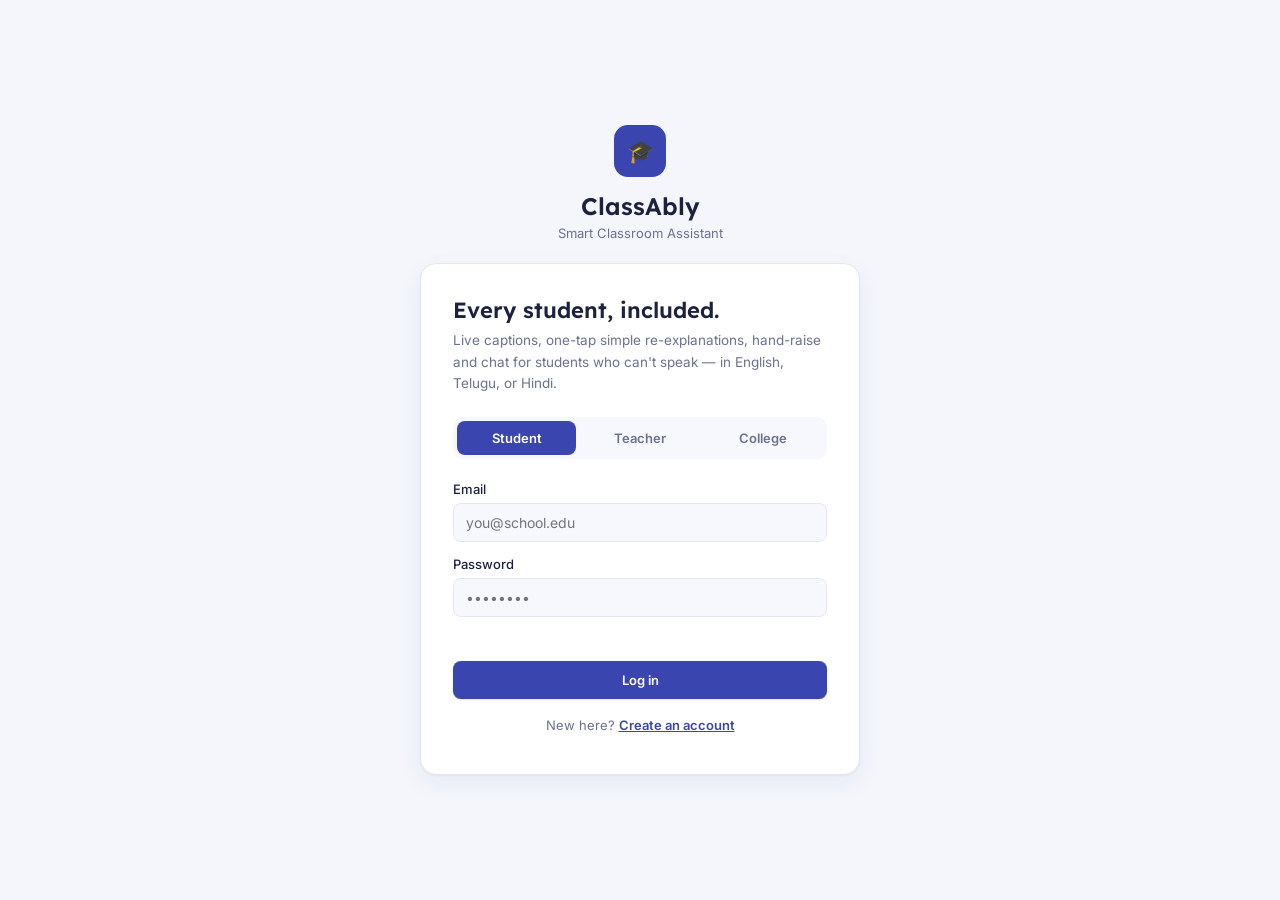
<file: frontend/index.html>
<!DOCTYPE html>
<html lang="en">
<head>
<meta charset="UTF-8" />
<meta name="viewport" content="width=device-width, initial-scale=1.0" />
<title>Smart Classroom Assistant</title>
<link rel="preconnect" href="https://fonts.googleapis.com">
<link href="https://fonts.googleapis.com/css2?family=Fraunces:opsz,wght@9..144,500;9..144,600;9..144,700&family=Inter:wght@400;500;600&family=JetBrains+Mono:wght@400;500&family=Lexend:wght@400;500;600&family=Noto+Sans+Telugu:wght@400;600&family=Noto+Sans+Devanagari:wght@400;600&display=swap" rel="stylesheet">
<link rel="stylesheet" href="style.css" />
</head>
<body>

<a href="#" id="skipLinkBtn" class="skip-link">Skip to main content</a>

<!-- ================= AUTH SCREEN ================= -->
<div id="authScreen" class="auth-screen">
  <div class="auth-brand">
    <span class="auth-logo-mark">🎓</span>
    <h1 class="auth-brand-name">ClassAbly</h1>
    <p class="auth-brand-tag">Smart Classroom Assistant</p>
  </div>
  <div class="auth-card">
    <h2 class="auth-title">Every student, included.</h2>
    <p class="auth-sub">Live captions, one-tap simple re-explanations, hand-raise and chat for students who can't speak — in English, Telugu, or Hindi.</p>

    <!-- ROLE TABS -->
    <div class="role-tabs" id="roleTabs">
      <button type="button" class="role-tab active" data-role="student">Student</button>
      <button type="button" class="role-tab" data-role="teacher">Teacher</button>
      <button type="button" class="role-tab" data-role="college">College</button>
    </div>

    <!-- LOGIN -->
    <form id="loginForm" class="auth-form">
      <label>Email
        <input type="email" id="loginEmail" required placeholder="you@school.edu" />
      </label>
      <label>Password
        <input type="password" id="loginPassword" required placeholder="••••••••" />
      </label>
      <p class="auth-error" id="loginError"></p>
      <button type="submit" class="btn btn-primary btn-wide">Log in</button>
      <p class="auth-switch">New here? <a href="#" id="showRegister">Create an account</a></p>
    </form>

    <!-- REGISTER -->
    <form id="registerForm" class="auth-form hidden">
      <label>Full name
        <input type="text" id="regName" required placeholder="Full name" />
      </label>
      <label>Email
        <input type="email" id="regEmail" required placeholder="you@school.edu" />
      </label>
      <label>Password
        <input type="password" id="regPassword" required placeholder="min. 4 characters" />
      </label>
      <label>College / Institution name
        <input type="text" id="regCollege" required placeholder="e.g. ABC College of Engineering" />
      </label>
      <label>Preferred language
        <select id="regLanguage">
          <option value="english">English</option>
          <option value="telugu">తెలుగు (Telugu)</option>
          <option value="hindi">हिन्दी (Hindi)</option>
        </select>
      </label>

      <fieldset class="disability-fieldset" id="disabilityFieldset">
        <legend>Accessibility needs <span class="legend-hint">(select any that apply — this tunes the whole dashboard for you)</span></legend>
        <div class="chip-grid">
          <label class="chip"><input type="checkbox" value="vision" /> <span>Blind / low vision</span></label>
          <label class="chip"><input type="checkbox" value="hearing" /> <span>Deaf / hard of hearing</span></label>
          <label class="chip"><input type="checkbox" value="speech" /> <span>Can't speak (mute)</span></label>
          <label class="chip"><input type="checkbox" value="dyslexia" /> <span>Dyslexia / reading difficulty</span></label>
          <label class="chip"><input type="checkbox" value="adhd" /> <span>ADHD / attention difficulty</span></label>
          <label class="chip"><input type="checkbox" value="motor" /> <span>Motor difficulty</span></label>
          <label class="chip"><input type="checkbox" value="none" /> <span>None of these</span></label>
        </div>
        <p class="legend-hint" style="margin-top:8px;">Deaf and mute at once? Just select both — everything below combines automatically.</p>
      </fieldset>

      <p class="auth-error" id="registerError"></p>
      <button type="submit" class="btn btn-primary btn-wide">Create account</button>
      <p class="auth-switch">Already registered? <a href="#" id="showLogin">Log in</a></p>
    </form>
  </div>
</div>

<!-- ================= TEACHER DASHBOARD ================= -->
<div id="teacherScreen" class="app-shell hidden">
  <aside class="sidebar">
    <div class="sidebar-brand">
      <span class="sidebar-logo">🎓</span>
      <div class="sidebar-brand-text"><strong>ClassAbly</strong><small>Smart Classroom</small></div>
    </div>
    <nav class="sidebar-nav" aria-label="Teacher navigation">
      <a class="sidebar-link active" href="#panelClassControl"><span class="sidebar-icon">▦</span> Dashboard</a>
      <a class="sidebar-link" href="#panelClassControl"><span class="sidebar-icon">▶</span> Class Session</a>
      <a class="sidebar-link" href="#panelHandRaises"><span class="sidebar-icon">✋</span> Raised Hands</a>
      <a class="sidebar-link" href="#panelChat"><span class="sidebar-icon">💬</span> Student Chat</a>
      <a class="sidebar-link" href="#panelTimetable"><span class="sidebar-icon">🗂</span> My Classes</a>
    </nav>
    <div class="sidebar-bottom">
      <button id="logoutBtnTeacher" class="sidebar-link sidebar-logout"><span class="sidebar-icon">⎋</span> Log out</button>
    </div>
  </aside>
  <div class="app-main">
  <header class="ledger-header">
    <div class="header-row">
      <div class="header-title">
        <span class="eyebrow" id="teacherCollegeLabel">College</span>
        <h1>Teacher Dashboard</h1>
      </div>
      <div class="session-meta">
        <span id="welcomeUserTeacher"></span>
        <span id="clockTeacher">--:--:--</span>
      </div>
    </div>
  </header>

  <main class="board board-teacher" tabindex="-1" aria-label="Teacher dashboard">
    <section class="panel panel-class-control" id="panelClassControl">
      <div class="panel-head"><span class="panel-number">I</span><h2>Class Session</h2></div>

      <div class="a11y-snapshot" id="a11ySnapshot">
        <span class="mini-head" style="margin:0 0 8px;">Classroom Insights</span>
        <div id="a11ySnapshotContent" class="a11y-snapshot-grid">
          <span class="placeholder">Loading…</span>
        </div>
        <div id="analyticsUsageGrid" class="a11y-snapshot-grid" style="margin-top:8px;"></div>
        <button id="refreshAnalyticsBtn" class="btn btn-ghost btn-small" style="margin-top:8px;">refresh insights</button>
      </div>

      <div id="classStartForm">
        <label class="field-label">Subject
          <input type="text" id="subjectInput" placeholder="e.g. Physics — Newton's Laws" />
        </label>

        <label class="field-label">Lecture language (for live captions)
          <select id="lectureLanguageSelect">
            <option value="english">English</option>
            <option value="telugu">తెలుగు (Telugu)</option>
            <option value="hindi">हिन्दी (Hindi)</option>
          </select>
        </label>

        <label class="field-label">Camera</label>
        <button id="connectCameraBtn" type="button" class="btn btn-ghost btn-wide">📷 Connect Camera</button>
        <div class="cam-preview-wrap cam-preview-setup hidden" id="camSetupPreviewWrap">
          <video id="camSetupPreview" autoplay muted playsinline></video>
        </div>
        <select id="cameraSelect" class="hidden" aria-label="Choose camera"></select>

        <button id="startClassBtn" class="btn btn-primary btn-wide" style="margin-top:12px;">▶ Start Class (record video + captions)</button>
        <p class="hint">Records video + audio from this device's camera/mic and streams live captions to students. Chrome only.</p>
      </div>

      <div id="classActivePanel" class="hidden">
        <div class="active-banner">
          <span class="dot-status live"><span class="dot"></span> recording — <span id="activeSubjectLabel"></span></span>
          <span class="student-count-badge" id="studentCountBadge">👥 0 students connected</span>
        </div>
        <div class="cam-preview-wrap">
          <video id="teacherCamPreview" autoplay muted playsinline></video>
        </div>
        <div class="av-controls-row">
          <button id="toggleMicBtn" type="button" class="btn btn-ghost" aria-pressed="false" aria-label="Mute microphone">🎤 Mute</button>
          <button id="toggleCamBtn" type="button" class="btn btn-ghost" aria-pressed="false" aria-label="Turn camera off">📷 Camera Off</button>
        </div>
        <div class="transcript-box" id="transcriptBoxTeacher" aria-live="polite">
          <p class="placeholder">Live transcript will appear here…</p>
        </div>
        <button id="stopClassBtn" class="btn btn-explain btn-wide">■ Stop Class &amp; Generate Smart Notes</button>
      </div>

      <div id="classNotesPanel" class="hidden">
        <h3 class="mini-head">AI Smart Notes</h3>
        <div id="smartNotesContent" class="notes-content"></div>
        <div id="recordingPlayback"></div>
      </div>
    </section>

    <section class="panel panel-hand-raises">
      <div class="panel-head"><span class="panel-number">II</span><h2>Raised Hands</h2></div>
      <ul id="handRaiseList" class="raise-list">
        <li class="placeholder">No hands raised yet.</li>
      </ul>
    </section>

    <section class="panel panel-chat">
      <div class="panel-head"><span class="panel-number">III</span><h2>👩‍🏫 Teacher Chat <span class="chat-sub">— from students, not AI</span></h2></div>
      <div id="teacherChatThread" class="qa-thread">
        <p class="placeholder">Messages from students who can't speak will appear here.</p>
      </div>
      <form id="teacherChatForm" class="qa-form">
        <input type="text" id="teacherChatInput" placeholder="Reply to the class…" autocomplete="off" />
        <button type="submit" class="btn btn-primary">Send</button>
      </form>
    </section>

    <section class="panel panel-timetable">
      <div class="panel-head"><span class="panel-number">IV</span><h2>My Classes</h2></div>
      <button id="refreshTimetableBtn" class="btn btn-ghost btn-small btn-wide">refresh timetable</button>
      <ul id="timetableList" class="timetable-list">
        <li class="placeholder">Classes you've held will appear here, most recent first.</li>
      </ul>

      <h3 class="mini-head">📊 Quiz Scores</h3>
      <ul id="quizResultsList" class="quiz-results-list">
        <li class="placeholder">Student quiz scores will appear here as they're submitted.</li>
      </ul>
    </section>
  </main>
  </div>
</div>

<!-- ================= STUDENT DASHBOARD ================= -->
<div id="studentScreen" class="app-shell hidden">
  <aside class="sidebar">
    <div class="sidebar-brand">
      <span class="sidebar-logo">🎓</span>
      <div class="sidebar-brand-text"><strong>ClassAbly</strong><small>Smart Classroom</small></div>
    </div>
    <nav class="sidebar-nav" aria-label="Student navigation">
      <a class="sidebar-link active" href="#panelHero"><span class="sidebar-icon">▦</span> Dashboard</a>
      <a class="sidebar-link" href="#panelTranscript"><span class="sidebar-icon">▶</span> Live Class</a>
      <a class="sidebar-link" href="#panelQa"><span class="sidebar-icon">❓</span> AI &amp; Teacher Chat</a>
      <a class="sidebar-link" href="#panelStudy"><span class="sidebar-icon">📖</span> Study Tools</a>
      <button type="button" class="sidebar-link" id="settingsNavBtn"><span class="sidebar-icon">⚙</span> Settings</button>
    </nav>
    <div class="sidebar-bottom">
      <button id="logoutBtnStudent" class="sidebar-link sidebar-logout"><span class="sidebar-icon">⎋</span> Log out</button>
    </div>
  </aside>
  <div class="app-main">
  <header class="ledger-header">
    <div class="header-row">
      <div class="header-title">
        <span class="eyebrow">Room · Live Session</span>
        <h1>Student Dashboard</h1>
      </div>
      <div class="session-meta">
        <span id="welcomeUserStudent"></span>
        <span id="clockStudent">--:--:--</span>
      </div>
    </div>
  </header>

  <main class="board" tabindex="-1" aria-label="Student dashboard">

    <!-- ===== Welcome hero ===== -->
    <section class="panel panel-hero" id="panelHero">
      <h1 id="dashWelcomeHeading" class="dash-welcome-heading">Welcome!</h1>
      <p id="dashWelcomeSub" class="dash-welcome-sub">Checking your classroom for a live class…</p>
    </section>

    <!-- ===== Your classes: live now + join + recent list ===== -->
    <section class="panel panel-classes" id="panelClasses">
      <div class="panel-head"><span class="panel-number">I</span><h2>Your Classes</h2></div>

      <div id="liveClassCard" class="live-class-card hidden">
        <span class="live-dot-badge">● LIVE NOW</span>
        <h3 id="liveClassTitle">—</h3>
        <p id="liveClassMeta" class="live-class-meta"></p>
        <button id="joinLiveClassBtn" class="btn btn-primary">▶ Join Live Class</button>
      </div>

      <p class="hint" id="noActiveClassMsg">No class is live right now for your college. This checks every few seconds.</p>

      <div class="classes-list-wrap">
        <div class="classes-list-head">
          <span>Recent classes</span>
          <button id="refreshRecordingsBtn" class="btn btn-ghost btn-small">refresh</button>
        </div>
        <table class="classes-table" aria-label="Recent classes at your college">
          <thead>
            <tr><th>Subject</th><th>Teacher</th><th>Date &amp; time</th><th>Status</th><th></th></tr>
          </thead>
          <tbody id="recentClassesTableBody">
            <tr><td colspan="5" class="placeholder">Recordings appear here once a class from your college has ended.</td></tr>
          </tbody>
        </table>
      </div>
    </section>

    <!-- ===== Live class: video + controls + summary, mind map alongside ===== -->
    <section class="panel panel-live" id="panelTranscript">
      <div class="panel-head"><span class="panel-number">II</span><h2>Live Class</h2></div>

      <div class="live-grid">
        <div class="live-main-col">

          <div class="live-video-wrap live-video-wrap-big">
            <video id="liveVideoStudent" autoplay playsinline></video>
            <p class="live-video-status hidden" id="liveVideoStatus">No class is live right now.</p>
            <p class="caption-overlay hidden" id="captionOverlay" aria-live="polite"></p>
            <p class="av-state-overlay hidden" id="avStateOverlay" aria-live="polite"></p>
          </div>

          <div class="live-control-row">
            <button id="raiseHandBtn" class="btn btn-primary btn-large" aria-label="Raise hand to ask the teacher a question">🖐 Raise Hand</button>
            <label class="live-lang-pill" for="captionLanguageSelect">
              🌐
              <select id="captionLanguageSelect">
                <option value="english">English</option>
                <option value="telugu">తెలుగు (Telugu)</option>
                <option value="hindi">हिन्दी (Hindi)</option>
              </select>
            </label>
            <button id="emergencyBtn" class="btn btn-emergency btn-large" aria-label="Send urgent emergency alert to the teacher">🚨 Emergency</button>
            <span id="captionLangNote" class="caption-lang-note"></span>
          </div>

          <div class="transcript-search">
            <input type="text" id="transcriptSearchInput" placeholder="🔍 Search the transcript (e.g. 'database', 'sorting')…" aria-label="Search transcript" />
            <button id="transcriptSearchPrev" class="btn btn-ghost btn-small" aria-label="Previous match">↑</button>
            <button id="transcriptSearchNext" class="btn btn-ghost btn-small" aria-label="Next match">↓</button>
            <span id="transcriptSearchCount" class="search-count"></span>
          </div>

          <div class="transcript-box" id="transcriptBoxStudent" aria-live="polite" role="log" aria-label="Live lecture captions">
            <p class="placeholder">Live captions will appear here once a class starts…</p>
          </div>

          <div class="sign-glossary" id="signGlossary">
            <h3 class="mini-head">🤟 Sign Language Glossary <span class="proto-tag">prototype</span></h3>
            <p class="hint">Illustrative reference cards for common classroom phrases — highlights when heard in class. Not verified ASL/ISL; a real deployment would use filmed clips from a certified signer.</p>
            <div class="sign-grid" id="signGrid"></div>
          </div>

          <div class="live-summary-card">
            <h3 class="mini-head">📋 Live Session Summary <span class="chat-sub">— simple, easy-to-understand notes, read aloud any time</span></h3>

            <button id="explainBtn" class="btn btn-explain" aria-label="Explain the last part of the lecture more simply">🤔 I didn't understand that — explain simply</button>
            <div id="explainCard" class="explain-card hidden" aria-live="polite">
              <div class="explain-head">
                <span>simple explanation</span>
                <button id="readExplainBtn" class="btn btn-ghost btn-small">🔊 read aloud</button>
              </div>
              <p id="explainText"></p>
            </div>

            <div class="notes-box">
              <div class="notes-head">
                <span>auto notes</span>
                <span class="notes-head-actions">
                  <button id="saveNotesBtn" class="btn btn-ghost btn-small">💾 save</button>
                  <button id="readNotesBtn" class="btn btn-ghost btn-small">🔊 read aloud</button>
                  <button id="summarizeBtn" class="btn btn-ghost btn-small">refresh notes</button>
                </span>
              </div>
              <div id="notesContent" class="notes-content">
                <p class="placeholder">Bullet notes generate automatically as the lecture progresses.</p>
              </div>
            </div>
          </div>

        </div>

        <aside class="live-side-col">
          <div class="topic-map-card">
            <h3 class="mini-head">🧠 Topic Map</h3>
            <button id="mindmapBtn" class="btn btn-primary btn-wide btn-small">Generate Mind Map</button>
            <div id="mindmapContainer" class="mindmap-container"></div>
          </div>

          <div class="chat-col" id="panelQa">
            <div class="chat-block chat-block-ai chat-box">
              <h3 class="mini-head mini-head-ai">🤖 AI Chat <span class="chat-sub">— answers grounded only in today's lecture</span></h3>
              <div class="qa-thread" id="qaThread" aria-live="polite" role="log" aria-label="AI chat — questions and answers">
                <p class="placeholder">Questions are answered using only what's been said in class so far.</p>
              </div>
              <form id="qaForm" class="qa-form">
                <input type="text" id="qaInput" placeholder="Ask the AI about today's lecture…" autocomplete="off" />
                <button type="submit" class="btn btn-primary">Ask AI</button>
              </form>
            </div>

            <div class="chat-block chat-block-teacher chat-box">
              <h3 class="mini-head mini-head-teacher">👩‍🏫 Teacher Chat <span class="chat-sub">— goes to your teacher directly, not AI</span></h3>
              <div class="qa-thread chat-thread" id="studentChatThread" aria-label="Teacher chat">
                <p class="placeholder">Type instead of speaking — the teacher sees this live.</p>
              </div>
              <form id="studentChatForm" class="qa-form">
                <input type="text" id="studentChatInput" placeholder="Message your teacher…" autocomplete="off" />
                <button type="submit" class="btn btn-primary">Send to Teacher</button>
              </form>
            </div>
          </div>
        </aside>
      </div>
    </section>

    <!-- AI Chat + Teacher Chat now live inside the Live Class panel above,
         directly under the video, in their own side-by-side boxes. -->

    <section class="panel panel-study" id="panelStudy">
      <div class="panel-head"><span class="panel-number">III</span><h2>Study Tools</h2></div>

      <div class="badge-row" id="badgeRow"></div>
      <p class="activity-strip" id="activityStrip"></p>

      <button id="flashcardsBtn" class="btn btn-primary btn-wide">🎴 Generate Flashcards</button>
      <div id="flashcardsContainer" class="flashcards-container"></div>

      <button id="quizBtn" class="btn btn-primary btn-wide" style="margin-top:14px;">📝 Generate Quiz</button>
      <div id="quizContainer" class="quiz-container"></div>

      <div class="ocr-section">
        <h3 class="mini-head">📖 Reading Helper — photograph any page</h3>
        <p class="hint">Take or choose a photo of a textbook page — it's read aloud and summarized.</p>
        <label class="btn btn-primary btn-wide ocr-upload-label">
          📷 Choose / take a photo
          <input type="file" id="ocrFileInput" accept="image/*" capture="environment" class="ocr-file-input" />
        </label>
        <div id="ocrResult" class="notes-content"></div>
      </div>

      <div class="revision-section">
        <h3 class="mini-head">📚 My Revision Notes</h3>
        <ul id="revisionNotesList" class="revision-list">
          <li class="placeholder">Notes you save will appear here, across every class.</li>
        </ul>
      </div>

      <div class="past-recordings">
        <div class="notes-head">
          <span>past class recordings</span>
        </div>
        <ul id="pastRecordingsList" class="recordings-list">
          <li class="placeholder">Recordings appear here once a class from your college has ended.</li>
        </ul>
      </div>
    </section>
  </main>
  </div>
</div>

<!-- ================= COLLEGE ADMIN DASHBOARD ================= -->
<div id="collegeScreen" class="app-shell hidden">
  <aside class="sidebar">
    <div class="sidebar-brand">
      <span class="sidebar-logo">🎓</span>
      <div class="sidebar-brand-text"><strong>ClassAbly</strong><small>Smart Classroom</small></div>
    </div>
    <nav class="sidebar-nav" aria-label="College admin navigation">
      <a class="sidebar-link active" href="#panelFilters"><span class="sidebar-icon">▦</span> Dashboard</a>
      <a class="sidebar-link" href="#panelFilters"><span class="sidebar-icon">🔍</span> Find Classes</a>
      <a class="sidebar-link" href="#panelClasslist"><span class="sidebar-icon">🗂</span> All Classes</a>
    </nav>
    <div class="sidebar-bottom">
      <button id="logoutBtnCollege" class="sidebar-link sidebar-logout"><span class="sidebar-icon">⎋</span> Log out</button>
    </div>
  </aside>
  <div class="app-main">
  <header class="ledger-header">
    <div class="header-row">
      <div class="header-title">
        <span class="eyebrow">Institution Overview</span>
        <h1>College Dashboard</h1>
      </div>
      <div class="session-meta">
        <span id="welcomeUserCollege"></span>
      </div>
    </div>
  </header>

  <main class="board board-college" tabindex="-1" aria-label="College dashboard">
    <section class="panel panel-filters" id="panelFilters">
      <div class="panel-head"><span class="panel-number">I</span><h2>Find Classes</h2></div>
      <label class="field-label">Subject <input type="text" id="filterSubject" placeholder="e.g. Physics" /></label>
      <label class="field-label">Teacher <input type="text" id="filterTeacher" placeholder="e.g. Ms. Rao" /></label>
      <label class="field-label">Date <input type="date" id="filterDate" /></label>
      <button id="applyFiltersBtn" class="btn btn-primary btn-wide">Search</button>
    </section>

    <section class="panel panel-classlist" id="panelClasslist">
      <div class="panel-head"><span class="panel-number">II</span><h2>Classes — date, subject &amp; teacher wise</h2></div>
      <ul id="collegeClassList" class="class-list">
        <li class="placeholder">No classes recorded yet for this institution.</li>
      </ul>
    </section>
  </main>
  </div>
</div>

<!-- Floating accessibility toolbar (student view only) -->
<div class="a11y-toolbar hidden" id="a11yToolbar">
  <button class="a11y-toggle" id="a11yToggle" aria-label="Open accessibility settings menu" aria-expanded="false" aria-controls="a11yPanel">⚙</button>
  <div class="a11y-panel hidden" id="a11yPanel" role="region" aria-label="Accessibility settings">
    <h3>Accessibility</h3>

    <span class="a11y-subhead">Theme</span>
    <div class="theme-swatches" id="themeSwatches">
      <button type="button" class="theme-swatch theme-default active" data-theme="default" title="Default"></button>
      <button type="button" class="theme-swatch theme-bw" data-theme="bw" title="Black &amp; White"></button>
      <button type="button" class="theme-swatch theme-yb" data-theme="yb" title="Yellow &amp; Black"></button>
      <button type="button" class="theme-swatch theme-blue" data-theme="blue" title="Blue &amp; White"></button>
    </div>

    <span class="a11y-subhead">Text size</span>
    <div class="fontsize-row">
      <button type="button" class="fs-btn" data-size="0">S</button>
      <button type="button" class="fs-btn active" data-size="1">M</button>
      <button type="button" class="fs-btn" data-size="2">L</button>
      <button type="button" class="fs-btn" data-size="3">XL</button>
    </div>

    <label class="a11y-row"><input type="checkbox" id="toggleDyslexiaFont" /> Readable font</label>
    <label class="a11y-row"><input type="checkbox" id="toggleFocusMode" /> Focus mode (less clutter)</label>
    <label class="a11y-row"><input type="checkbox" id="toggleAutoRead" /> Auto read-aloud answers</label>
    <label class="a11y-row"><input type="checkbox" id="toggleSimpleLanguage" /> Simple language mode</label>
    <label class="a11y-row"><input type="checkbox" id="toggleMagnifier" /> Magnifier mode</label>
    <label class="a11y-row"><input type="checkbox" id="toggleVoiceCommands" /> Voice commands</label>
    <p class="a11y-hint">Voice commands: "explain that", "ask a question", "raise hand"</p>

    <span class="a11y-subhead">Caption size (on live video)</span>
    <div class="fontsize-row">
      <button type="button" class="cap-btn" data-size="0">S</button>
      <button type="button" class="cap-btn active" data-size="1">M</button>
      <button type="button" class="cap-btn" data-size="2">L</button>
      <button type="button" class="cap-btn" data-size="3">XL</button>
    </div>

    <span class="a11y-subhead">Read-aloud speed</span>
    <div class="fontsize-row">
      <button type="button" class="speed-btn" data-speed="0.75">0.75x</button>
      <button type="button" class="speed-btn active" data-speed="1">1x</button>
      <button type="button" class="speed-btn" data-speed="1.25">1.25x</button>
      <button type="button" class="speed-btn" data-speed="1.5">1.5x</button>
    </div>
  </div>
</div>

<div class="magnifier-glass hidden" id="magnifierGlass"></div>

<script defer src="app.js"></script>
<script defer>
// Purely cosmetic: highlights the clicked sidebar link and routes the
// "Settings" shortcut to the existing accessibility panel. Does not
// touch any state app.js relies on.
document.addEventListener('DOMContentLoaded', function () {
  document.querySelectorAll('.sidebar-nav').forEach(function (nav) {
    nav.addEventListener('click', function (e) {
      var link = e.target.closest('.sidebar-link');
      if (!link || !nav.contains(link)) return;
      nav.querySelectorAll('.sidebar-link').forEach(function (l) { l.classList.remove('active'); });
      link.classList.add('active');
    });
  });
  var settingsNavBtn = document.getElementById('settingsNavBtn');
  var a11yToggle = document.getElementById('a11yToggle');
  if (settingsNavBtn && a11yToggle) {
    settingsNavBtn.addEventListener('click', function () { a11yToggle.click(); });
  }
});
</script>
</body>
</html>
</file>
<file: frontend/style.css>
:root {
  /* ClassAbly palette — indigo on soft neutral, light SaaS surface */
  --board:        #F4F6FC; /* page background */
  --board-panel:  #FFFFFF; /* card surface */
  --board-panel-2:#F7F8FD; /* recessed / hover surface */
  --chalk:        #1C2140; /* primary text (near-navy, not pure black) */
  --chalk-dim:    #6B7290; /* secondary text */
  --amber:        #3B45B0; /* primary indigo — CTAs, active states */
  --amber-dark:   #2C3486; /* primary indigo, hover/pressed */
  --teal:         #0E8A8A; /* secondary accent — borders/backgrounds/icons only */
  --teal-text:    #0B7373; /* teal for TEXT — passes AA on white */
  --alert:        #D6415A; /* urgent/emergency, live indicator */
  --purple:       #7C5CD1; /* AI Chat identity (borders/backgrounds only) */
  --purple-text:  #6947B8; /* purple for TEXT — passes AA on white */
  --turquoise:    #0E9F6E; /* success / positive */
  --capgemini-blue: #3B45B0;
  --rule:         #E4E7F3; /* card borders / dividers */
  --on-accent:    #FFFFFF; /* text placed on the indigo/alert accent colors */
  --shadow-card:  0 1px 2px rgba(28, 33, 64, 0.04), 0 8px 24px rgba(28, 33, 64, 0.06);

  --font-display: 'Lexend', 'Inter', sans-serif;
  --font-body:    'Inter', sans-serif;
  --font-mono:    'JetBrains Mono', monospace;

  /* Kept for reference by older rules; glow effects are no longer used in the light theme */
  --glow-violet: none;
  --glow-teal:   none;
}

* { box-sizing: border-box; }

body {
  margin: 0;
  background: var(--board);
  color: var(--chalk);
  font-family: var(--font-body);
  min-height: 100vh;
  position: relative;
  overflow-x: hidden;
}

.auth-screen, .ledger-header, .board, .a11y-toolbar, .magnifier-glass {
  position: relative;
  z-index: 1;
}

/* ---------- App shell: sidebar + main column ---------- */

html { scroll-behavior: smooth; }

.app-shell {
  display: flex;
  align-items: flex-start;
  min-height: 100vh;
}

.sidebar {
  position: sticky;
  top: 0;
  flex: 0 0 232px;
  width: 232px;
  height: 100vh;
  background: var(--board-panel);
  border-right: 1px solid var(--rule);
  display: flex;
  flex-direction: column;
  padding: 22px 16px;
  overflow-y: auto;
}

.sidebar-brand {
  display: flex;
  align-items: center;
  gap: 10px;
  padding: 0 6px 20px;
  margin-bottom: 12px;
  border-bottom: 1px solid var(--rule);
}

.sidebar-logo {
  flex: 0 0 34px;
  width: 34px;
  height: 34px;
  line-height: 34px;
  text-align: center;
  font-size: 16px;
  background: var(--amber);
  border-radius: 9px;
}

.sidebar-brand-text strong {
  display: block;
  font-family: var(--font-display);
  font-weight: 600;
  font-size: 15px;
  color: var(--chalk);
}

.sidebar-brand-text small {
  display: block;
  font-size: 11px;
  color: var(--chalk-dim);
}

.sidebar-nav {
  display: flex;
  flex-direction: column;
  gap: 2px;
  flex: 1;
}

.sidebar-link {
  display: flex;
  align-items: center;
  gap: 10px;
  padding: 9px 10px;
  border-radius: 8px;
  color: var(--chalk-dim);
  font-family: var(--font-body);
  font-size: 13.5px;
  font-weight: 500;
  text-decoration: none;
  background: transparent;
  border: none;
  width: 100%;
  text-align: left;
  cursor: pointer;
}

.sidebar-link:hover { background: var(--board-panel-2); color: var(--chalk); }

.sidebar-link.active {
  background: rgba(59, 69, 176, 0.08);
  color: var(--amber);
  font-weight: 600;
}

.sidebar-icon { font-size: 15px; width: 18px; text-align: center; }

.sidebar-bottom {
  padding-top: 12px;
  margin-top: 12px;
  border-top: 1px solid var(--rule);
}

.sidebar-link.sidebar-logout { color: var(--alert); }
.sidebar-link.sidebar-logout:hover { background: rgba(214, 65, 90, 0.08); }

.app-main {
  flex: 1;
  min-width: 0;
}

@media (max-width: 900px) {
  .app-shell { flex-direction: column; }
  .sidebar {
    position: relative;
    width: 100%;
    height: auto;
    flex-direction: row;
    flex-wrap: wrap;
    align-items: center;
  }
  .sidebar-brand { border-bottom: none; margin-bottom: 0; padding-bottom: 0; flex: 1 0 100%; }
  .sidebar-nav { flex-direction: row; flex-wrap: wrap; }
  .sidebar-bottom { border-top: none; margin-top: 0; padding-top: 0; }
}

/* ---------- Header ---------- */

.ledger-header {
  position: relative;
  padding: 20px 32px;
  border-bottom: 1px solid var(--rule);
  overflow: hidden;
  background: var(--board-panel);
}

.chalk-dust {
  display: none;
}

.header-row {
  position: relative;
  display: flex;
  justify-content: space-between;
  align-items: flex-end;
  flex-wrap: wrap;
  gap: 12px;
}

.eyebrow {
  display: block;
  font-family: var(--font-body);
  font-size: 13px;
  color: var(--chalk-dim);
  margin-bottom: 2px;
}

.header-title h1 {
  font-family: var(--font-display);
  font-weight: 600;
  font-size: 24px;
  margin: 0;
  letter-spacing: -0.01em;
  color: var(--chalk);
}

.session-meta {
  display: flex;
  align-items: center;
  gap: 20px;
  font-family: var(--font-body);
  font-size: 13px;
  color: var(--chalk-dim);
}

.dot-status {
  display: inline-flex;
  align-items: center;
  gap: 7px;
}

.dot {
  width: 8px;
  height: 8px;
  border-radius: 50%;
  background: var(--chalk-dim);
}

.dot-status.live .dot {
  background: var(--alert);
  animation: pulse 1.4s infinite;
}

.dot-status.live { color: var(--alert); }

@keyframes pulse {
  0%   { box-shadow: 0 0 0 0 rgba(255,129,110,0.6); }
  70%  { box-shadow: 0 0 0 8px rgba(255,129,110,0); }
  100% { box-shadow: 0 0 0 0 rgba(255,129,110,0); }
}

/* ---------- Board / grid ---------- */

.board {
  display: grid;
  grid-template-columns: 1fr 360px 360px;
  gap: 20px;
  background: transparent;
  padding: 24px 32px 40px;
}

@media (max-width: 1000px) {
  .board { grid-template-columns: 1fr; padding: 16px 16px 32px; }
}

.panel {
  background: var(--board-panel);
  border: 1px solid var(--rule);
  border-radius: 14px;
  box-shadow: var(--shadow-card);
  padding: 22px 24px 26px;
  display: flex;
  flex-direction: column;
  min-height: 560px;
  transition: box-shadow 0.2s ease;
}

.panel:hover {
  box-shadow: 0 1px 2px rgba(28,33,64,0.04), 0 12px 28px rgba(28,33,64,0.09);
}

.panel-head {
  display: flex;
  align-items: baseline;
  gap: 10px;
  margin-bottom: 18px;
  padding-bottom: 12px;
  border-bottom: 1px solid var(--rule);
}

.panel-number {
  display: none;
}

.panel-head h2 {
  font-family: var(--font-display);
  font-weight: 600;
  font-size: 17px;
  margin: 0;
  color: var(--chalk);
}

/* ---------- Buttons ---------- */

.btn {
  font-family: var(--font-body);
  font-size: 13px;
  font-weight: 600;
  border-radius: 8px;
  padding: 10px 16px;
  border: 1px solid transparent;
  cursor: pointer;
  transition: background 0.15s ease, transform 0.1s ease, border-color 0.15s ease;
}

.btn:active { transform: scale(0.97); }

.btn-primary {
  background: var(--amber);
  color: var(--on-accent);
  box-shadow: 0 1px 2px rgba(59,69,176,0.15);
  transition: background 0.15s ease, transform 0.15s ease;
}
.btn-primary:hover {
  background: var(--amber-dark);
}
.btn-primary.active {
  background: var(--alert);
  color: var(--on-accent);
}

.btn-ghost {
  background: transparent;
  border-color: var(--rule);
  color: var(--chalk-dim);
}
.btn-ghost:hover { border-color: var(--amber); color: var(--amber); }

.btn-small { padding: 6px 11px; font-size: 12px; }

.controls-row {
  display: flex;
  align-items: center;
  gap: 12px;
  margin-bottom: 16px;
  flex-wrap: wrap;
}

.hint {
  font-size: 12px;
  color: var(--chalk-dim);
  font-family: var(--font-body);
}

/* ---------- Panel 1: camera / roster ---------- */

.camera-wrap {
  position: relative;
  width: 100%;
  aspect-ratio: 4/3;
  background: #0A0E20;
  border-radius: 8px;
  overflow: hidden;
  margin-bottom: 14px;
  border: 1px solid var(--rule);
}

#cam, #overlay {
  position: absolute;
  inset: 0;
  width: 100%;
  height: 100%;
  object-fit: cover;
}

.camera-off-msg {
  position: absolute;
  inset: 0;
  display: flex;
  align-items: center;
  justify-content: center;
  font-family: var(--font-mono);
  font-size: 12px;
  color: var(--chalk-dim);
}

.engagement-readout {
  margin-left: auto;
  text-align: right;
  font-family: var(--font-mono);
}

.engagement-label {
  display: block;
  font-size: 10px;
  text-transform: uppercase;
  letter-spacing: 0.06em;
  color: var(--chalk-dim);
}

.engagement-value {
  font-size: 20px;
  color: var(--teal-text);
  font-weight: 500;
}

.roster {
  flex: 1;
  display: flex;
  flex-direction: column;
  min-height: 0;
}

.roster-head {
  display: flex;
  justify-content: space-between;
  font-family: var(--font-mono);
  font-size: 11px;
  text-transform: uppercase;
  letter-spacing: 0.06em;
  color: var(--chalk-dim);
  margin-bottom: 8px;
}

#rosterList {
  list-style: none;
  margin: 0;
  padding: 0;
  overflow-y: auto;
  flex: 1;
}

#rosterList li {
  display: flex;
  align-items: center;
  justify-content: space-between;
  padding: 8px 4px;
  border-bottom: 1px dashed var(--rule);
  font-family: var(--font-mono);
  font-size: 13px;
  cursor: pointer;
  user-select: none;
}

#rosterList li .mark {
  color: var(--chalk-dim);
}

#rosterList li.present .mark {
  color: var(--teal-text);
}

#rosterList li.present .mark::before {
  content: "✓ ";
}

#rosterList li:not(.present) .mark::before {
  content: "· ";
}

.add-student-form {
  display: flex;
  gap: 8px;
  margin-top: 10px;
}

.add-student-form input {
  flex: 1;
  background: var(--board-panel-2);
  border: 1px solid var(--rule);
  border-radius: 6px;
  padding: 7px 10px;
  color: var(--chalk);
  font-family: var(--font-mono);
  font-size: 12px;
}

/* ---------- Panel 2: transcript ---------- */

.transcript-box {
  background: var(--board-panel-2);
  border: 1px solid var(--rule);
  border-radius: 8px;
  padding: 14px 16px;
  font-family: var(--font-mono);
  font-size: 13px;
  line-height: 1.6;
  color: var(--chalk-dim);
  height: 220px;
  overflow-y: auto;
  margin-bottom: 16px;
}

.transcript-box .line {
  color: var(--chalk);
  margin: 0 0 6px;
  animation: fadeIn 0.3s ease;
}

@keyframes fadeIn {
  from { opacity: 0; transform: translateY(3px); }
  to   { opacity: 1; transform: translateY(0); }
}

.notes-box {
  flex: 1;
  display: flex;
  flex-direction: column;
  min-height: 0;
}

.notes-head {
  display: flex;
  align-items: center;
  justify-content: space-between;
  font-family: var(--font-body);
  font-weight: 600;
  font-size: 13px;
  color: var(--chalk);
  margin-bottom: 8px;
}

.notes-content {
  flex: 1;
  overflow-y: auto;
  font-size: 14px;
  line-height: 1.6;
}

.notes-content ul {
  margin: 0;
  padding-left: 18px;
}

.notes-content li { margin-bottom: 6px; }

/* ---------- Panel 3: Q&A ---------- */

.qa-thread {
  flex: 1;
  overflow-y: auto;
  margin-bottom: 14px;
  display: flex;
  flex-direction: column;
  gap: 12px;
}

.qa-item .q {
  font-family: var(--font-mono);
  font-size: 12px;
  color: var(--amber);
  margin-bottom: 4px;
}

.qa-item .a {
  font-size: 14px;
  line-height: 1.55;
  background: var(--board-panel-2);
  border: 1px solid var(--rule);
  border-radius: 8px;
  padding: 10px 12px;
}

.qa-form {
  display: flex;
  gap: 8px;
}

.qa-form input {
  flex: 1;
  background: var(--board-panel-2);
  border: 1px solid var(--rule);
  border-radius: 6px;
  padding: 10px 12px;
  color: var(--chalk);
  font-family: var(--font-body);
  font-size: 13px;
}

.placeholder {
  color: var(--chalk-dim);
  font-size: 13px;
  font-style: italic;
}

/* =================================================================
   Utility
   ================================================================= */
.hidden { display: none !important; }

/* =================================================================
   Auth screen
   ================================================================= */
.auth-screen {
  position: relative;
  min-height: 100vh;
  display: flex;
  flex-direction: column;
  align-items: center;
  justify-content: center;
  padding: 40px 20px;
  overflow: hidden;
  background: var(--board);
}

.auth-brand {
  text-align: center;
  margin-bottom: 22px;
}

.auth-logo-mark {
  display: block;
  width: 52px;
  height: 52px;
  line-height: 52px;
  text-align: center;
  font-size: 22px;
  background: var(--amber);
  border-radius: 14px;
  margin: 0 auto 14px;
}

.auth-brand-name {
  font-family: var(--font-display);
  font-weight: 600;
  font-size: 24px;
  color: var(--chalk);
  margin: 0;
}

.auth-brand-tag {
  font-size: 13px;
  color: var(--chalk-dim);
  margin: 4px 0 0;
}

.auth-card {
  position: relative;
  width: 100%;
  max-width: 440px;
  background: var(--board-panel);
  border: 1px solid var(--rule);
  border-radius: 16px;
  padding: 32px 32px 28px;
  box-shadow: var(--shadow-card);
}

.auth-title {
  font-family: var(--font-display);
  font-weight: 600;
  font-size: 22px;
  margin: 0 0 6px;
  color: var(--chalk);
}

.auth-sub {
  font-size: 13.5px;
  line-height: 1.6;
  color: var(--chalk-dim);
  margin: 0 0 22px;
}

.auth-form label {
  display: block;
  font-family: var(--font-body);
  font-size: 13px;
  font-weight: 500;
  color: var(--chalk);
  margin-bottom: 14px;
}

.auth-form input[type="text"],
.auth-form input[type="email"],
.auth-form input[type="password"],
.auth-form select {
  display: block;
  width: 100%;
  margin-top: 6px;
  background: var(--board-panel-2);
  border: 1px solid var(--rule);
  border-radius: 8px;
  padding: 10px 12px;
  color: var(--chalk);
  font-family: var(--font-body);
  font-size: 14px;
}

.auth-form input:focus,
.auth-form select:focus {
  outline: 2px solid var(--amber);
  outline-offset: 1px;
}

.disability-fieldset {
  border: 1px solid var(--rule);
  border-radius: 10px;
  padding: 14px 14px 6px;
  margin: 4px 0 18px;
}

.disability-fieldset legend {
  font-family: var(--font-body);
  font-size: 13px;
  font-weight: 600;
  color: var(--amber);
  padding: 0 6px;
}

.legend-hint {
  text-transform: none;
  color: var(--chalk-dim);
  font-size: 11px;
  letter-spacing: 0;
}

.chip-grid {
  display: grid;
  grid-template-columns: 1fr 1fr;
  gap: 8px;
  margin-top: 8px;
}

.chip {
  display: flex;
  align-items: center;
  gap: 8px;
  background: var(--board-panel-2);
  border: 1px solid var(--rule);
  border-radius: 20px;
  padding: 7px 12px;
  font-family: var(--font-body);
  font-size: 12.5px;
  font-weight: 400;
  text-transform: none;
  letter-spacing: 0;
  color: var(--chalk);
  cursor: pointer;
  margin-bottom: 0;
}

.chip:has(input:checked) {
  border-color: var(--amber);
  background: rgba(59, 69, 176, 0.08);
}

.chip input { accent-color: var(--amber); }

.btn-wide { width: 100%; margin-top: 4px; }

.auth-error {
  color: var(--alert);
  font-size: 12.5px;
  font-family: var(--font-body);
  min-height: 16px;
  margin: 4px 0 10px;
}

.auth-switch {
  text-align: center;
  font-size: 13px;
  color: var(--chalk-dim);
  margin-top: 18px;
}

.auth-switch a { color: var(--amber); font-weight: 600; }

.session-meta #welcomeUser {
  font-family: var(--font-mono);
  font-size: 12px;
  color: var(--teal-text);
}

/* =================================================================
   Floating accessibility toolbar
   ================================================================= */
.a11y-toolbar {
  position: fixed;
  bottom: 22px;
  right: 22px;
  z-index: 50;
}

.a11y-toggle {
  width: 46px;
  height: 46px;
  border-radius: 50%;
  border: 1px solid var(--rule);
  background: var(--amber);
  color: var(--on-accent);
  font-size: 18px;
  cursor: pointer;
  box-shadow: var(--shadow-card);
}

.a11y-panel {
  position: absolute;
  bottom: 56px;
  right: 0;
  width: 230px;
  background: var(--board-panel);
  border: 1px solid var(--rule);
  border-radius: 12px;
  padding: 14px 16px;
  box-shadow: 0 8px 28px rgba(28,33,64,0.16);
}

.a11y-panel h3 {
  font-family: var(--font-display);
  font-size: 14px;
  margin: 0 0 10px;
}

.a11y-row {
  display: flex;
  align-items: center;
  gap: 8px;
  font-size: 12px;
  padding: 6px 0;
  cursor: pointer;
}

.a11y-row input { accent-color: var(--amber); }

.a11y-fontsize { justify-content: space-between; cursor: default; }

/* =================================================================
   Accessibility profile states (applied to <body>)
   ================================================================= */

/* High contrast mode — for low vision */
body.high-contrast {
  --board: #000000;
  --board-panel: #0A0A0A;
  --board-panel-2: #141414;
  --chalk: #FFFFFF;
  --chalk-dim: #E4E4E4;
  --amber: #FFD166;
  --teal: #6FE7C8;
  --rule: rgba(255,255,255,0.3);
}

/* Dyslexia / readability-friendly font */
body.dyslexia-font,
body.dyslexia-font input,
body.dyslexia-font button,
body.dyslexia-font select {
  font-family: 'Lexend', var(--font-body) !important;
  letter-spacing: 0.01em;
}
body.dyslexia-font .transcript-box,
body.dyslexia-font .notes-content {
  line-height: 1.85;
}

/* Focus mode — reduce visual clutter, good for ADHD */
body.focus-mode .panel-roll .camera-wrap,
body.focus-mode .hint {
  display: none;
}
body.focus-mode .panel {
  min-height: auto;
}

/* Text size scaling */
body.text-small { font-size: 13px; }
body.text-large { font-size: 18px; }
body.text-xlarge { font-size: 21px; }
body.text-large .header-title h1 { font-size: 38px; }
body.text-xlarge .header-title h1 { font-size: 42px; }

/* Motor/speech: bigger click targets everywhere */
body.big-targets .btn,
body.big-targets #rosterList li,
body.big-targets .qa-form input,
body.big-targets .qa-form button {
  padding-top: 14px;
  padding-bottom: 14px;
  font-size: 15px;
}
body.big-targets .a11y-toggle {
  width: 56px;
  height: 56px;
}

/* =================================================================
   Face recognition additions
   ================================================================= */
.recognized-line {
  font-family: var(--font-mono);
  font-size: 11px;
  color: var(--chalk-dim);
  margin: 0 0 12px;
  line-height: 1.5;
}

.recognized-line.active { color: var(--teal-text); }

#rosterList li {
  gap: 8px;
}

#rosterList li .name-cell {
  display: flex;
  align-items: center;
  gap: 8px;
  flex: 1;
  min-width: 0;
}

#rosterList li .enroll-btn {
  border: 1px solid var(--rule);
  background: transparent;
  color: var(--chalk-dim);
  border-radius: 5px;
  font-size: 11px;
  padding: 3px 6px;
  cursor: pointer;
  flex-shrink: 0;
}

#rosterList li .enroll-btn:hover { border-color: var(--amber); color: var(--amber); }

#rosterList li .enroll-btn.enrolled {
  border-color: var(--teal);
  color: var(--teal-text);
}

#rosterList li.auto-recognized {
  animation: recognizedFlash 1.4s ease;
}

@keyframes recognizedFlash {
  0%   { background: rgba(0, 130, 142, 0.35); }
  100% { background: transparent; }
}

/* =================================================================
   "I didn't understand" — simple explanation feature
   ================================================================= */
.btn-explain {
  width: 100%;
  background: transparent;
  border: 1.5px dashed var(--amber);
  color: var(--amber);
  padding: 11px 14px;
  font-size: 13px;
  margin-bottom: 14px;
  border-radius: 8px;
}

.btn-explain:hover {
  background: rgba(59, 69, 176, 0.08);
}

.btn-explain.loading {
  opacity: 0.6;
  cursor: wait;
}

.explain-card {
  background: rgba(254, 177, 0, 0.08);
  border: 1px solid var(--amber);
  border-radius: 8px;
  padding: 12px 14px;
  margin-bottom: 16px;
  animation: fadeIn 0.25s ease;
}

.explain-head {
  display: flex;
  justify-content: space-between;
  align-items: center;
  font-family: var(--font-mono);
  font-size: 11px;
  text-transform: uppercase;
  letter-spacing: 0.06em;
  color: var(--amber);
  margin-bottom: 8px;
}

.explain-card p {
  margin: 0;
  font-size: 14px;
  line-height: 1.6;
  color: var(--chalk);
}

body.dyslexia-font .explain-card p {
  line-height: 1.85;
}

/* =================================================================
   Role tabs (login/register)
   ================================================================= */
.role-tabs {
  display: flex;
  gap: 4px;
  margin-bottom: 22px;
  background: var(--board-panel-2);
  border-radius: 10px;
  padding: 4px;
}

.role-tab {
  flex: 1;
  background: transparent;
  border: none;
  color: var(--chalk-dim);
  font-family: var(--font-body);
  font-size: 13px;
  font-weight: 600;
  padding: 9px 0;
  border-radius: 8px;
  cursor: pointer;
}

.role-tab.active {
  background: var(--amber);
  color: var(--on-accent);
}

/* =================================================================
   Field labels (teacher / college forms)
   ================================================================= */
.field-label {
  display: block;
  font-family: var(--font-body);
  font-size: 13px;
  font-weight: 500;
  color: var(--chalk);
  margin-bottom: 14px;
}

.field-label input {
  display: block;
  width: 100%;
  margin-top: 6px;
  background: var(--board-panel-2);
  border: 1px solid var(--rule);
  border-radius: 8px;
  padding: 9px 11px;
  color: var(--chalk);
  font-family: var(--font-body);
  font-size: 13px;
}

.mini-head {
  font-family: var(--font-display);
  font-weight: 600;
  font-size: 14px;
  color: var(--chalk);
  margin: 18px 0 10px;
}

/* =================================================================
   Teacher dashboard
   ================================================================= */
.board-teacher {
  grid-template-columns: 340px 1fr 300px 300px;
}

.active-banner {
  margin-bottom: 12px;
  display: flex;
  align-items: center;
  justify-content: space-between;
  flex-wrap: wrap;
  gap: 8px;
}

.student-count-badge {
  font-family: var(--font-mono);
  font-size: 11px;
  color: var(--teal-text);
  background: var(--board-panel-2);
  border: 1px solid rgba(0, 130, 142, 0.35);
  border-radius: 20px;
  padding: 4px 11px;
  box-shadow: var(--glow-teal);
  transition: box-shadow 0.3s ease;
}

.doubt-actions {
  margin-bottom: 14px;
}

.raise-list {
  list-style: none;
  margin: 0;
  padding: 0;
  flex: 1;
  overflow-y: auto;
}

.raise-list li {
  display: flex;
  justify-content: space-between;
  align-items: center;
  background: var(--board-panel-2);
  border: 1px solid var(--amber);
  border-radius: 8px;
  padding: 10px 12px;
  margin-bottom: 8px;
  font-family: var(--font-body);
  font-size: 13px;
  animation: fadeIn 0.25s ease;
}

.raise-list li.placeholder {
  border-color: var(--rule);
  color: var(--chalk-dim);
  font-style: italic;
}

.raise-list li.urgent {
  border-color: var(--alert);
  background: rgba(255, 129, 110, 0.12);
  animation: pulse 1.4s infinite;
}

.raise-list li .resolve-btn {
  background: transparent;
  border: 1px solid var(--teal);
  color: var(--teal-text);
  border-radius: 5px;
  font-size: 11px;
  padding: 4px 8px;
  cursor: pointer;
}

.chat-thread {
  max-height: 160px;
}

/* =================================================================
   College dashboard
   ================================================================= */
.board-college {
  grid-template-columns: 300px 1fr;
}

.class-list {
  list-style: none;
  margin: 0;
  padding: 0;
  flex: 1;
  overflow-y: auto;
}

.class-list li {
  background: var(--board-panel-2);
  border: 1px solid var(--rule);
  border-radius: 8px;
  padding: 12px 14px;
  margin-bottom: 10px;
  font-family: var(--font-body);
  font-size: 13px;
}

.class-list li.placeholder {
  font-style: italic;
  color: var(--chalk-dim);
  border-style: dashed;
}

.class-list .class-title {
  font-family: var(--font-display);
  font-size: 15px;
  color: var(--amber);
  margin-bottom: 4px;
}

.class-list .class-meta {
  font-family: var(--font-mono);
  font-size: 11px;
  color: var(--chalk-dim);
}

/* =================================================================
   Language font support
   ================================================================= */
[lang="te"] { font-family: 'Noto Sans Telugu', var(--font-body); }
[lang="hi"] { font-family: 'Noto Sans Devanagari', var(--font-body); }

/* =================================================================
   Teacher camera preview + recording playback
   ================================================================= */
.cam-preview-wrap {
  width: 100%;
  aspect-ratio: 16/9;
  background: #0A0E20;
  border-radius: 8px;
  overflow: hidden;
  border: 1px solid var(--rule);
  margin-bottom: 12px;
}

#teacherCamPreview {
  width: 100%;
  height: 100%;
  object-fit: cover;
}

#recordingPlayback {
  margin-top: 14px;
}

/* Mic/camera mute controls shown under the live preview while a class is active */
.av-controls-row {
  display: flex;
  gap: 8px;
  margin-bottom: 12px;
}
.av-controls-row .btn {
  flex: 1;
}
.av-controls-row .btn.active {
  background: var(--alert);
  color: var(--chalk);
  border-color: var(--alert);
}

.av-badge {
  display: inline-block;
  margin-left: 6px;
  padding: 1px 7px;
  border-radius: 4px;
  font-size: 10.5px;
  font-weight: 600;
}
.av-badge-muted {
  background: rgba(255, 129, 110, 0.18);
  color: var(--alert);
  border: 1px solid rgba(255, 129, 110, 0.4);
}

#recordingPlayback video {
  width: 100%;
  border-radius: 8px;
  border: 1px solid var(--rule);
}

.recording-link {
  display: inline-block;
  margin-top: 6px;
  font-family: var(--font-mono);
  font-size: 11.5px;
  color: var(--teal-text);
  text-decoration: none;
  border: 1px solid var(--teal);
  border-radius: 5px;
  padding: 4px 9px;
}

.recording-link:hover {
  background: rgba(0, 130, 142, 0.15);
}

/* =================================================================
   Emergency Help button
   ================================================================= */
.btn-emergency {
  background: var(--alert);
  color: var(--chalk);
  margin-top: 8px;
}
.btn-emergency:hover { opacity: 0.9; }

/* =================================================================
   Accessibility toolbar v2 — theme swatches, font presets
   ================================================================= */
.a11y-subhead {
  display: block;
  font-family: var(--font-mono);
  font-size: 10px;
  text-transform: uppercase;
  letter-spacing: 0.06em;
  color: var(--chalk-dim);
  margin: 10px 0 6px;
}

.theme-swatches {
  display: flex;
  gap: 8px;
  margin-bottom: 4px;
}

.theme-swatch {
  width: 26px;
  height: 26px;
  border-radius: 50%;
  cursor: pointer;
  border: 2px solid transparent;
}

.theme-swatch.active { border-color: var(--amber); }

.theme-default { background: linear-gradient(135deg, #121A38 50%, #F4F6FB 50%); }
.theme-bw { background: linear-gradient(135deg, #000000 50%, #FFFFFF 50%); }
.theme-yb { background: linear-gradient(135deg, #000000 50%, #FFD400 50%); }
.theme-blue { background: linear-gradient(135deg, #0B3D91 50%, #FFFFFF 50%); }

.fontsize-row {
  display: flex;
  gap: 6px;
  margin-bottom: 4px;
}

.fs-btn {
  flex: 1;
  background: var(--board);
  border: 1px solid var(--rule);
  color: var(--chalk-dim);
  border-radius: 5px;
  padding: 6px 0;
  font-size: 11px;
  cursor: pointer;
}

.fs-btn.active {
  background: var(--amber);
  color: var(--on-accent);
  border-color: var(--amber);
}

.a11y-hint {
  font-size: 10.5px;
  color: var(--chalk-dim);
  line-height: 1.4;
  margin: 6px 0 0;
}

/* =================================================================
   Theme presets (applied to <body>)
   ================================================================= */
body.theme-bw {
  --board: #000000; --board-panel: #0A0A0A; --board-panel-2: #141414;
  --chalk: #FFFFFF; --chalk-dim: #DDDDDD; --amber: #FFFFFF; --teal: #AAAAAA; --rule: rgba(255,255,255,0.35);
}
body.theme-yb {
  --board: #000000; --board-panel: #111111; --board-panel-2: #1A1A1A;
  --chalk: #FFD400; --chalk-dim: #E6C300; --amber: #FFD400; --teal: #FFD400; --rule: rgba(255,212,0,0.4);
}
body.theme-blue {
  --board: #0B3D91; --board-panel: #123B8F; --board-panel-2: #1848A8;
  --chalk: #FFFFFF; --chalk-dim: #DCE6FA; --amber: #FFD166; --teal: #9FD3FF; --rule: rgba(255,255,255,0.3);
}

/* =================================================================
   Magnifier mode
   ================================================================= */
.magnifier-glass {
  position: fixed;
  width: 220px;
  height: 220px;
  border-radius: 50%;
  border: 3px solid var(--amber);
  pointer-events: none;
  z-index: 999;
  box-shadow: 0 0 0 2000px rgba(0,0,0,0.35);
  transform: scale(1.8);
  transform-origin: center;
  background-repeat: no-repeat;
  display: none;
}
body.magnifier-active .magnifier-glass { display: block; }
body.magnifier-active { cursor: none; }

/* =================================================================
   Accessibility snapshot (teacher)
   ================================================================= */
.a11y-snapshot {
  background: var(--board-panel-2);
  border: 1px solid var(--rule);
  border-radius: 8px;
  padding: 12px 14px;
  margin-bottom: 16px;
}

.a11y-snapshot-grid {
  display: flex;
  flex-wrap: wrap;
  gap: 8px;
}

.a11y-snapshot-grid .stat-chip {
  background: var(--board);
  border: 1px solid var(--rule);
  border-radius: 20px;
  padding: 5px 11px;
  font-size: 11.5px;
  color: var(--chalk-dim);
  font-family: var(--font-mono);
  transition: border-color 0.2s ease, transform 0.2s ease;
}
.a11y-snapshot-grid .stat-chip:hover {
  border-color: var(--amber);
  transform: translateY(-1px);
}

.a11y-snapshot-grid .stat-chip strong { color: var(--amber); }

/* =================================================================
   Badges
   ================================================================= */
.badge-row {
  display: flex;
  flex-wrap: wrap;
  gap: 8px;
  margin-bottom: 16px;
}

.badge-chip {
  display: flex;
  align-items: center;
  gap: 5px;
  background: var(--board-panel-2);
  border: 1px solid var(--rule);
  border-radius: 20px;
  padding: 5px 10px;
  font-size: 11px;
  color: var(--chalk-dim);
  opacity: 0.4;
  transition: opacity 0.4s ease, box-shadow 0.4s ease, border-color 0.4s ease;
}

.badge-chip.earned {
  opacity: 1;
  border-color: var(--amber);
  color: var(--chalk);
  box-shadow: 0 0 12px rgba(254, 177, 0, 0.35);
}

/* =================================================================
   Flashcards
   ================================================================= */
.flashcards-container {
  display: grid;
  grid-template-columns: 1fr 1fr;
  gap: 10px;
  margin-top: 12px;
}

.flashcard {
  background: var(--board-panel-2);
  border: 1px solid var(--rule);
  border-radius: 8px;
  padding: 12px;
  min-height: 90px;
  cursor: pointer;
  font-size: 12.5px;
  display: flex;
  align-items: center;
  justify-content: center;
  text-align: center;
  transition: background 0.2s ease;
}

.flashcard .fc-q { color: var(--chalk); font-weight: 600; }
.flashcard .fc-a { color: var(--teal-text); display: none; }
.flashcard.flipped .fc-q { display: none; }
.flashcard.flipped .fc-a { display: block; }
.flashcard:hover { border-color: var(--amber); }

/* =================================================================
   Mind map — rendered as a real node/branch diagram (colored nodes
   joined by connector lines) rather than a plain text outline.
   ================================================================= */
.mindmap-container { margin-top: 12px; }

.mm-diagram { padding-left: 2px; }

.mm-topic-node {
  background: var(--amber);
  color: var(--on-accent);
  font-family: var(--font-display);
  font-weight: 600;
  font-size: 14px;
  padding: 9px 14px;
  border-radius: 10px;
  margin-bottom: 4px;
  text-align: center;
  box-shadow: var(--shadow-card);
}

/* Vertical spine connecting the topic down through every branch */
.mm-branches {
  position: relative;
  margin-left: 10px;
  padding: 14px 0 2px 18px;
  border-left: 2px solid var(--rule);
}

.mm-branch-block {
  position: relative;
  margin-bottom: 16px;
}
.mm-branch-block:last-child { margin-bottom: 4px; }

/* stub line from the main spine to this branch's node */
.mm-branch-block::before {
  content: "";
  position: absolute;
  left: -18px;
  top: 13px;
  width: 16px;
  height: 2px;
  background: var(--branch-color, var(--teal));
}

.mm-branch-node {
  display: inline-block;
  color: var(--on-accent);
  font-family: var(--font-display);
  font-weight: 600;
  font-size: 12.5px;
  padding: 6px 11px;
  border-radius: 8px;
  max-width: 100%;
}

/* Nested dashed spine connecting a branch node to its key points */
.mm-points-wrap {
  position: relative;
  margin: 8px 0 0 8px;
  padding-left: 16px;
  border-left: 2px dashed var(--branch-color-light, var(--rule));
}

.mm-point-chip {
  position: relative;
  display: flex;
  align-items: flex-start;
  gap: 6px;
  font-size: 11.5px;
  line-height: 1.4;
  color: var(--chalk-dim);
  padding: 3px 0;
}

/* stub line from the branch's dashed spine to this point */
.mm-point-chip::before {
  content: "";
  position: absolute;
  left: -16px;
  top: 11px;
  width: 12px;
  height: 2px;
  background: var(--branch-color-light, var(--rule));
}

.mm-point-dot {
  flex: 0 0 6px;
  width: 6px;
  height: 6px;
  border-radius: 50%;
  margin-top: 4px;
}

/* =================================================================
   Sign Language Glossary (prototype)
   ================================================================= */
.sign-glossary {
  background: var(--board-panel-2);
  border: 1px solid var(--rule);
  border-radius: 8px;
  padding: 12px 14px;
  margin-bottom: 14px;
}

.proto-tag {
  font-family: var(--font-mono);
  font-size: 9px;
  text-transform: uppercase;
  letter-spacing: 0.05em;
  background: var(--amber);
  color: var(--on-accent);
  padding: 2px 6px;
  border-radius: 4px;
  margin-left: 6px;
  vertical-align: middle;
}

.sign-grid {
  display: grid;
  grid-template-columns: repeat(4, 1fr);
  gap: 8px;
  margin-top: 8px;
}

.sign-card {
  background: var(--board);
  border: 1px solid var(--rule);
  border-radius: 8px;
  padding: 8px 4px;
  text-align: center;
  transition: all 0.2s ease;
}

.sign-card .sign-emoji-badge {
  font-size: 20px;
  display: block;
  margin-bottom: 2px;
}

.sign-card .sign-hand-icon {
  width: 28px;
  height: 28px;
  margin: 0 auto 2px;
  opacity: 0.7;
}

.sign-card .sign-label {
  font-size: 10px;
  color: var(--chalk-dim);
  display: block;
}

.sign-card.active {
  border-color: var(--amber);
  background: rgba(254, 177, 0, 0.15);
  animation: recognizedFlash 2s ease;
}

/* =================================================================
   OCR / Reading Helper
   ================================================================= */
.ocr-section {
  margin-top: 18px;
  padding-top: 14px;
  border-top: 1px dashed var(--rule);
}

.ocr-upload-label {
  display: block;
  text-align: center;
  cursor: pointer;
  position: relative;
}

.ocr-file-input {
  position: absolute;
  width: 1px;
  height: 1px;
  opacity: 0;
  overflow: hidden;
}

#ocrResult {
  margin-top: 10px;
  white-space: pre-wrap;
}

/* =================================================================
   Screen reader / keyboard accessibility
   ================================================================= */
.skip-link {
  position: absolute;
  top: -60px;
  left: 12px;
  z-index: 1000;
  background: var(--amber);
  color: var(--on-accent);
  padding: 10px 16px;
  border-radius: 6px;
  font-family: var(--font-body);
  font-weight: 600;
  font-size: 13px;
  text-decoration: none;
  transition: top 0.15s ease;
}

.skip-link:focus {
  top: 12px;
}

/* Visible focus ring for keyboard navigation everywhere in the app */
a:focus-visible,
button:focus-visible,
input:focus-visible,
select:focus-visible,
[tabindex]:focus-visible {
  outline: 3px solid var(--amber);
  outline-offset: 2px;
}

main:focus {
  outline: none;
}

/* =================================================================
   Student dashboard — single vertical flow, redesigned
   ================================================================= */
#studentScreen .board {
  grid-template-columns: 1fr;
  max-width: 1180px;
  margin: 0 auto;
}

#studentScreen .panel { min-height: 0; }

/* ---------- Welcome hero ---------- */
.panel-hero {
  padding: 22px 28px;
  background: linear-gradient(135deg, var(--amber) 0%, var(--amber-dark) 100%);
  border: none;
}
.dash-welcome-heading {
  font-family: var(--font-display);
  font-size: 22px;
  font-weight: 600;
  color: var(--on-accent);
  margin: 0 0 4px;
}
.dash-welcome-sub {
  font-size: 13.5px;
  color: rgba(255,255,255,0.88);
  margin: 0;
}

/* ---------- Your Classes ---------- */
.live-class-card {
  background: var(--board-panel-2);
  border: 1px solid var(--rule);
  border-left: 4px solid var(--alert);
  border-radius: 12px;
  padding: 22px 24px;
  margin-bottom: 16px;
}
.live-class-card.hidden { display: none; }
.live-dot-badge {
  display: inline-flex;
  align-items: center;
  gap: 6px;
  font-family: var(--font-mono);
  font-size: 12.5px;
  font-weight: 700;
  letter-spacing: 0.04em;
  color: var(--alert);
  margin-bottom: 10px;
}
#liveClassTitle {
  font-family: var(--font-display);
  font-size: 24px;
  font-weight: 600;
  margin: 0 0 6px;
  color: var(--chalk);
}
.live-class-meta {
  font-size: 15px;
  color: var(--chalk-dim);
  margin: 0 0 16px;
}

.classes-list-wrap { margin-top: 6px; }
.classes-list-head {
  display: flex;
  align-items: center;
  justify-content: space-between;
  font-family: var(--font-display);
  font-size: 13px;
  font-weight: 600;
  color: var(--chalk-dim);
  text-transform: uppercase;
  letter-spacing: 0.03em;
  margin-bottom: 10px;
}
.classes-table {
  width: 100%;
  border-collapse: collapse;
  font-size: 13px;
}
.classes-table th {
  text-align: left;
  font-family: var(--font-display);
  font-size: 11.5px;
  text-transform: uppercase;
  letter-spacing: 0.03em;
  color: var(--chalk-dim);
  padding: 8px 10px;
  border-bottom: 1px solid var(--rule);
}
.classes-table td {
  padding: 10px 10px;
  border-bottom: 1px solid var(--rule);
  color: var(--chalk);
  vertical-align: middle;
}
.classes-table td.placeholder {
  font-style: italic;
  color: var(--chalk-dim);
}
.classes-table .class-status-pill {
  display: inline-block;
  padding: 3px 9px;
  border-radius: 999px;
  font-size: 11px;
  font-weight: 600;
  font-family: var(--font-mono);
}
.classes-table .class-status-pill.status-live {
  background: rgba(214,65,90,0.12);
  color: var(--alert);
}
.classes-table .class-status-pill.status-ended {
  background: rgba(14,138,138,0.12);
  color: var(--teal-text);
}
.classes-table .rec-watch-link {
  color: var(--amber);
  font-weight: 600;
  text-decoration: none;
  font-size: 12.5px;
}
.classes-table .rec-watch-link:hover { text-decoration: underline; }

/* ---------- Live class: video + controls + mind map side ---------- */
.live-grid {
  display: grid;
  grid-template-columns: 1fr 320px;
  gap: 20px;
  align-items: start;
}
@media (max-width: 900px) {
  .live-grid { grid-template-columns: 1fr; }
}

.live-video-wrap-big {
  aspect-ratio: 16/9.4;
}

.live-control-row {
  display: flex;
  align-items: center;
  gap: 12px;
  flex-wrap: wrap;
  margin-bottom: 14px;
}
.live-lang-pill {
  display: inline-flex;
  align-items: center;
  gap: 6px;
  border: 1px solid var(--rule);
  border-radius: 8px;
  padding: 6px 10px;
  font-size: 13px;
  color: var(--chalk-dim);
  background: var(--board-panel-2);
}
.live-lang-pill select {
  border: none;
  background: transparent;
  font-family: var(--font-body);
  font-size: 13px;
  color: var(--chalk);
  cursor: pointer;
}
.live-summary-card {
  margin-top: 16px;
  padding-top: 16px;
  border-top: 1px dashed var(--rule);
}

.live-side-col {
  position: sticky;
  top: 20px;
  max-height: calc(100vh - 40px);
  overflow-y: auto;
}
.topic-map-card {
  background: var(--board-panel-2);
  border: 1px solid var(--rule);
  border-radius: 12px;
  padding: 16px;
}
.topic-map-card .mindmap-container { margin-top: 12px; }

/* ---------- AI Chat + Teacher Chat, stacked below the Topic Map in the sidebar ---------- */
.chat-col {
  display: flex;
  flex-direction: column;
  gap: 14px;
  margin-top: 16px;
}
.chat-box {
  background: var(--board-panel-2);
  border: 1px solid var(--rule);
  border-radius: 12px;
  padding: 14px 16px;
  margin-bottom: 0;
}
.chat-block-ai.chat-box { border-top: 3px solid var(--purple); }
.chat-block-teacher.chat-box { border-top: 3px solid var(--teal); }

/* ---------- Bigger, simpler controls — this app is built for
   accessibility, so the most-used live-class actions get extra size
   and breathing room rather than sitting the same size as minor buttons. ---------- */
.btn-large {
  font-size: 15px;
  padding: 14px 22px;
  border-radius: 10px;
}
.live-class-card .btn-large,
#joinLiveClassBtn {
  font-size: 16px;
  padding: 15px 26px;
}
.live-lang-pill {
  font-size: 15px;
  padding: 10px 14px;
}
.live-lang-pill select { font-size: 15px; }

/* =================================================================
   Live video (student side, WebRTC)
   ================================================================= */
.live-video-wrap {
  position: relative;
  width: 100%;
  aspect-ratio: 16/9;
  background: #10152C;
  border-radius: 12px;
  overflow: hidden;
  border: 1px solid var(--rule);
  margin-bottom: 14px;
}

#liveVideoStudent {
  width: 100%;
  height: 100%;
  object-fit: cover;
  display: block;
}

.live-video-status {
  position: absolute;
  inset: 0;
  display: flex;
  align-items: center;
  justify-content: center;
  text-align: center;
  padding: 0 16px;
  margin: 0;
  font-family: var(--font-mono);
  font-size: 12px;
  color: var(--chalk-dim);
  background: rgba(18, 26, 56, 0.9);
}

/* =================================================================
   Past recordings (student side)
   ================================================================= */
.past-recordings {
  margin-top: 18px;
  padding-top: 14px;
  border-top: 1px dashed var(--rule);
}

.recordings-list {
  list-style: none;
  margin: 10px 0 0;
  padding: 0;
  max-height: 260px;
  overflow-y: auto;
}

.recordings-list li {
  background: var(--board-panel-2);
  border: 1px solid var(--rule);
  border-radius: 8px;
  padding: 10px 12px;
  margin-bottom: 8px;
  font-size: 12.5px;
}

.recordings-list li.placeholder {
  font-style: italic;
  color: var(--chalk-dim);
  border-style: dashed;
}

.recordings-list .rec-title {
  font-family: var(--font-display);
  font-size: 13.5px;
  color: var(--amber);
  margin-bottom: 2px;
}

.recordings-list .rec-meta {
  font-family: var(--font-mono);
  font-size: 10.5px;
  color: var(--chalk-dim);
  margin-bottom: 6px;
}

.recordings-list video {
  width: 100%;
  border-radius: 6px;
  margin-top: 4px;
}

/* =================================================================
   Transcript keyword search
   ================================================================= */
.transcript-search {
  display: flex;
  align-items: center;
  gap: 6px;
  margin-bottom: 10px;
}

.transcript-search input {
  flex: 1;
  background: var(--board-panel-2);
  border: 1px solid var(--rule);
  border-radius: 6px;
  padding: 8px 10px;
  color: var(--chalk);
  font-family: var(--font-body);
  font-size: 12.5px;
}

.search-count {
  font-family: var(--font-mono);
  font-size: 11px;
  color: var(--chalk-dim);
  white-space: nowrap;
}

.transcript-box mark {
  background: var(--amber);
  color: var(--on-accent);
  border-radius: 2px;
  padding: 0 2px;
}

.transcript-box mark.current-match {
  background: var(--teal);
}

/* =================================================================
   Quiz Generator
   ================================================================= */
.quiz-container { margin-top: 12px; }

.quiz-question {
  background: var(--board-panel-2);
  border: 1px solid var(--rule);
  border-radius: 8px;
  padding: 12px 14px;
  margin-bottom: 10px;
}

.quiz-question .q-text {
  font-family: var(--font-display);
  font-size: 13.5px;
  color: var(--chalk);
  margin-bottom: 8px;
}

.quiz-question .q-option {
  display: flex;
  align-items: center;
  gap: 8px;
  padding: 6px 8px;
  border-radius: 6px;
  font-size: 12.5px;
  color: var(--chalk-dim);
  cursor: pointer;
}

.quiz-question .q-option:hover { background: var(--board-panel-2); }

.quiz-question .q-option.correct {
  background: rgba(0, 130, 142, 0.15);
  color: var(--teal-text);
}

.quiz-question .q-option.incorrect {
  background: rgba(255, 129, 110, 0.15);
  color: var(--alert);
}

.quiz-score {
  text-align: center;
  font-family: var(--font-display);
  font-size: 16px;
  color: var(--amber);
  padding: 10px;
}

/* =================================================================
   Revision Notes
   ================================================================= */
.revision-section {
  margin-top: 18px;
  padding-top: 14px;
  border-top: 1px dashed var(--rule);
}

.revision-list {
  list-style: none;
  margin: 10px 0 0;
  padding: 0;
  max-height: 240px;
  overflow-y: auto;
}

.revision-list li {
  background: var(--board-panel-2);
  border: 1px solid var(--rule);
  border-radius: 8px;
  padding: 10px 12px;
  margin-bottom: 8px;
  font-size: 12px;
  position: relative;
}

.revision-list li.placeholder {
  font-style: italic;
  color: var(--chalk-dim);
  border-style: dashed;
}

.revision-list .rn-subject {
  font-family: var(--font-display);
  font-size: 13px;
  color: var(--amber);
  margin-bottom: 3px;
}

.revision-list .rn-date {
  font-family: var(--font-mono);
  font-size: 10px;
  color: var(--chalk-dim);
  margin-bottom: 6px;
}

.revision-list .rn-text {
  color: var(--chalk-dim);
  white-space: pre-wrap;
  max-height: 80px;
  overflow-y: auto;
}

.revision-list .rn-delete {
  position: absolute;
  top: 8px;
  right: 8px;
  background: transparent;
  border: none;
  color: var(--chalk-dim);
  cursor: pointer;
  font-size: 13px;
}
.revision-list .rn-delete:hover { color: var(--alert); }

/* =================================================================
   Student activity strip (folds "study progress" into existing badges)
   ================================================================= */
.activity-strip {
  font-family: var(--font-mono);
  font-size: 11px;
  color: var(--chalk-dim);
  margin: 0 0 14px;
}

/* =================================================================
   Camera connect/select (teacher setup)
   ================================================================= */
.cam-preview-setup {
  margin: 8px 0;
  aspect-ratio: 16/9;
}

#cameraSelect {
  width: 100%;
  background: var(--board-panel-2);
  border: 1px solid var(--rule);
  border-radius: 6px;
  padding: 8px 10px;
  color: var(--chalk);
  font-family: var(--font-body);
  font-size: 12.5px;
  margin-top: 8px;
}

/* =================================================================
   Closed-caption overlay on live video
   ================================================================= */
.caption-overlay {
  position: absolute;
  left: 8%;
  right: 8%;
  bottom: 10%;
  margin: 0;
  text-align: center;
  background: rgba(0, 0, 0, 0.75);
  color: #FFFFFF;
  font-family: var(--font-body);
  font-weight: 600;
  font-size: 15px;
  line-height: 1.4;
  padding: 8px 14px;
  border-radius: 6px;
  pointer-events: none;
}

body.text-large .caption-overlay,
.caption-overlay.caption-large { font-size: 19px; }
.caption-overlay.caption-xlarge { font-size: 23px; }
.caption-overlay.caption-small { font-size: 12px; }

/* Teacher mute/camera-off indicator — sits at the TOP of the video so it
   never overlaps the caption overlay, which sits at the bottom. */
.av-state-overlay {
  position: absolute;
  left: 8%;
  right: 8%;
  top: 5%;
  margin: 0;
  text-align: center;
  background: rgba(255, 129, 110, 0.9);
  color: var(--on-accent);
  font-family: var(--font-body);
  font-weight: 600;
  font-size: 13px;
  line-height: 1.4;
  padding: 6px 12px;
  border-radius: 6px;
  pointer-events: none;
}

.speed-btn {
  flex: 1;
  background: var(--board);
  border: 1px solid var(--rule);
  color: var(--chalk-dim);
  border-radius: 5px;
  padding: 6px 0;
  font-size: 10.5px;
  cursor: pointer;
}
.speed-btn.active {
  background: var(--amber);
  color: var(--on-accent);
  border-color: var(--amber);
}

.cap-btn {
  flex: 1;
  background: var(--board);
  border: 1px solid var(--rule);
  color: var(--chalk-dim);
  border-radius: 5px;
  padding: 6px 0;
  font-size: 11px;
  cursor: pointer;
}
.cap-btn.active {
  background: var(--amber);
  color: var(--on-accent);
  border-color: var(--amber);
}

/* =================================================================
   AI Chat vs Teacher Chat — clear visual distinction, not just labels
   ================================================================= */
.chat-block { margin-bottom: 18px; }

.mini-head-ai, .mini-head-teacher {
  display: flex;
  align-items: baseline;
  gap: 6px;
  flex-wrap: wrap;
}

.chat-sub {
  font-family: var(--font-body);
  font-weight: 400;
  font-size: 10px;
  text-transform: none;
  letter-spacing: 0;
  color: var(--chalk-dim);
}

.chat-block-ai .qa-thread {
  border-left: 3px solid var(--purple);
}
.chat-block-ai .mini-head-ai { color: var(--purple-text); }

.chat-block-teacher .qa-thread {
  border-left: 3px solid var(--teal);
}
.chat-block-teacher .mini-head-teacher { color: var(--teal-text); }

/* =================================================================
   Teacher: Class Timetable + Quiz/GK Results
   ================================================================= */
.timetable-list, .quiz-results-list {
  list-style: none;
  margin: 10px 0 0;
  padding: 0;
  max-height: 220px;
  overflow-y: auto;
}

.timetable-list li, .quiz-results-list li {
  background: var(--board-panel-2);
  border: 1px solid var(--rule);
  border-radius: 8px;
  padding: 9px 12px;
  margin-bottom: 7px;
  font-size: 12px;
}

.timetable-list li.placeholder, .quiz-results-list li.placeholder {
  font-style: italic;
  color: var(--chalk-dim);
  border-style: dashed;
}

.tt-subject {
  font-family: var(--font-display);
  font-size: 13px;
  color: var(--amber);
  margin-bottom: 2px;
}

.tt-meta {
  font-family: var(--font-mono);
  font-size: 10px;
  color: var(--chalk-dim);
  display: flex;
  justify-content: space-between;
  align-items: center;
}

.tt-status-active {
  color: var(--turquoise);
  font-weight: 600;
}

.qr-row {
  display: flex;
  justify-content: space-between;
  align-items: center;
}

.qr-name {
  font-weight: 600;
  color: var(--chalk);
}

.qr-subject {
  font-family: var(--font-mono);
  font-size: 10px;
  color: var(--chalk-dim);
}

.qr-score {
  font-family: var(--font-display);
  font-weight: 600;
  font-size: 13px;
}

.qr-score.high { color: var(--turquoise); }
.qr-score.mid { color: var(--amber); }
.qr-score.low { color: var(--alert); }

/* =================================================================
   Caption language selector (live translation, independent of the
   teacher's spoken lecture language)
   ================================================================= */
.caption-lang-row {
  display: flex;
  align-items: center;
  gap: 8px;
  margin-bottom: 10px;
  font-family: var(--font-mono);
  font-size: 11px;
  color: var(--chalk-dim);
  flex-wrap: wrap;
}

.caption-lang-row select {
  background: var(--board-panel-2);
  border: 1px solid var(--rule);
  border-radius: 6px;
  padding: 5px 9px;
  color: var(--chalk);
  font-family: var(--font-body);
  font-size: 12px;
}

.caption-lang-note {
  font-style: italic;
  color: var(--turquoise);
}
</file>
